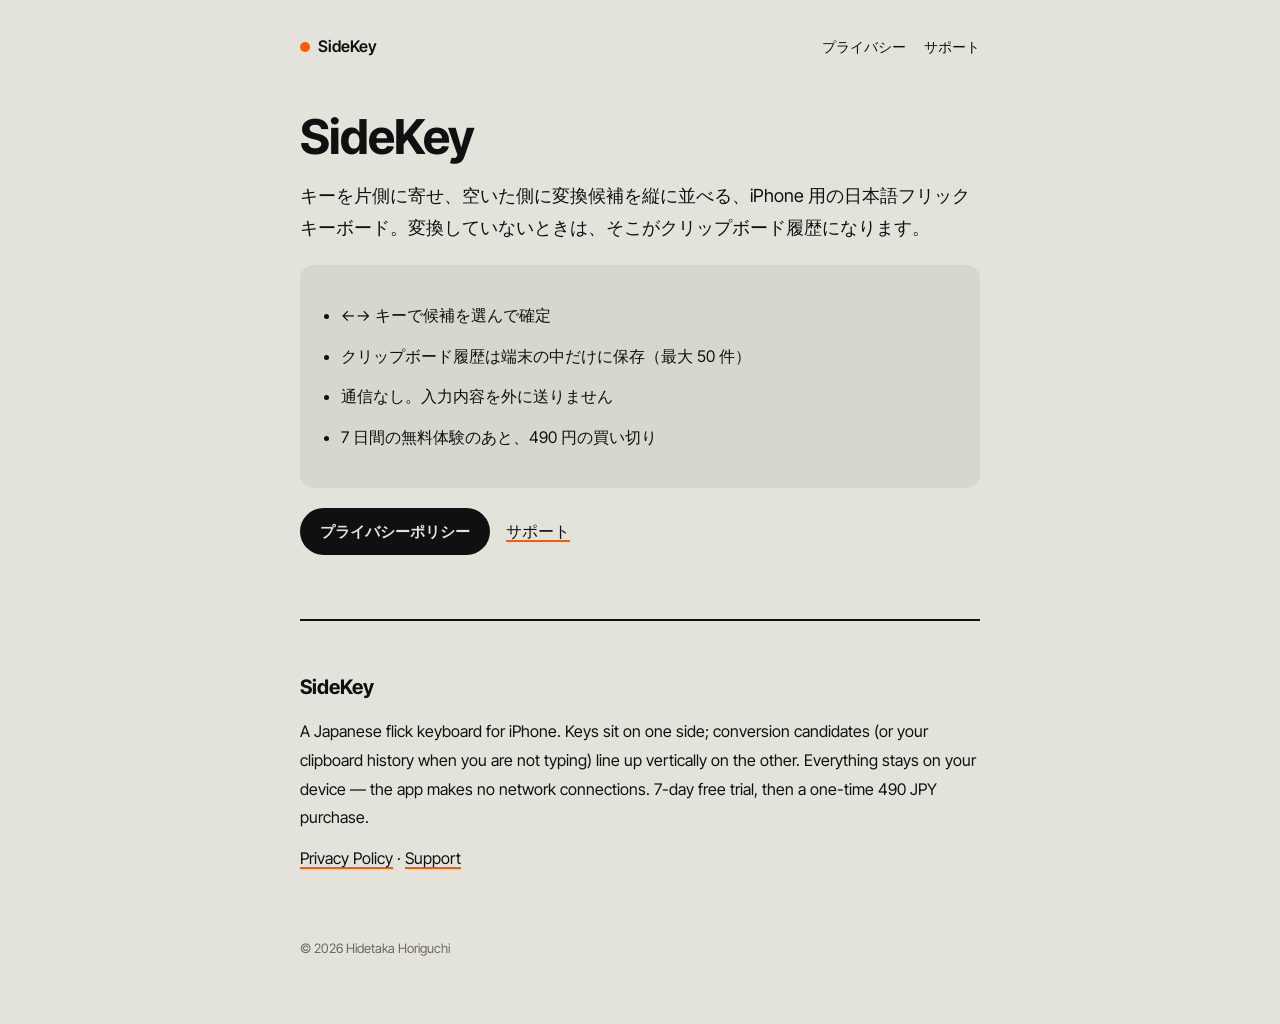
<file: index.html>
<!doctype html>
<html lang="ja">
<head>
<meta charset="utf-8">
<meta name="viewport" content="width=device-width,initial-scale=1">
<title>SideKey — 片側に寄せる日本語キーボード</title>
<meta name="description" content="SideKey は、変換候補とクリップボード履歴を縦に並べる iPhone 用の日本語フリックキーボードです。">
<link rel="preconnect" href="https://fonts.googleapis.com"><link rel="preconnect" href="https://fonts.gstatic.com" crossorigin>
<link href="https://fonts.googleapis.com/css2?family=Inter+Tight:wght@400;500;600;700&display=swap" rel="stylesheet">
<link rel="stylesheet" href="./style.css">
</head>
<body><div class="wrap">
<header class="site"><a class="brand" href="./">SideKey</a><nav><a href="./privacy/">プライバシー</a><a href="./support/">サポート</a></nav></header>
<h1>SideKey</h1>
<p class="lead">キーを片側に寄せ、空いた側に変換候補を縦に並べる、iPhone 用の日本語フリックキーボード。変換していないときは、そこがクリップボード履歴になります。</p>
<div class="card">
<ul>
<li>←→ キーで候補を選んで確定</li>
<li>クリップボード履歴は端末の中だけに保存（最大 50 件）</li>
<li>通信なし。入力内容を外に送りません</li>
<li>7 日間の無料体験のあと、490 円の買い切り</li>
</ul>
</div>
<p><a class="cta" href="privacy/">プライバシーポリシー</a>　<a href="support/">サポート</a></p>
<div class="en">
<h2>SideKey</h2>
<p>A Japanese flick keyboard for iPhone. Keys sit on one side; conversion candidates (or your clipboard history when you are not typing) line up vertically on the other. Everything stays on your device — the app makes no network connections. 7-day free trial, then a one-time 490 JPY purchase.</p>
<p><a href="privacy/#en">Privacy Policy</a> · <a href="support/#en">Support</a></p>
</div>
<footer>© 2026 Hidetaka Horiguchi</footer>
</div></body></html>
</file>
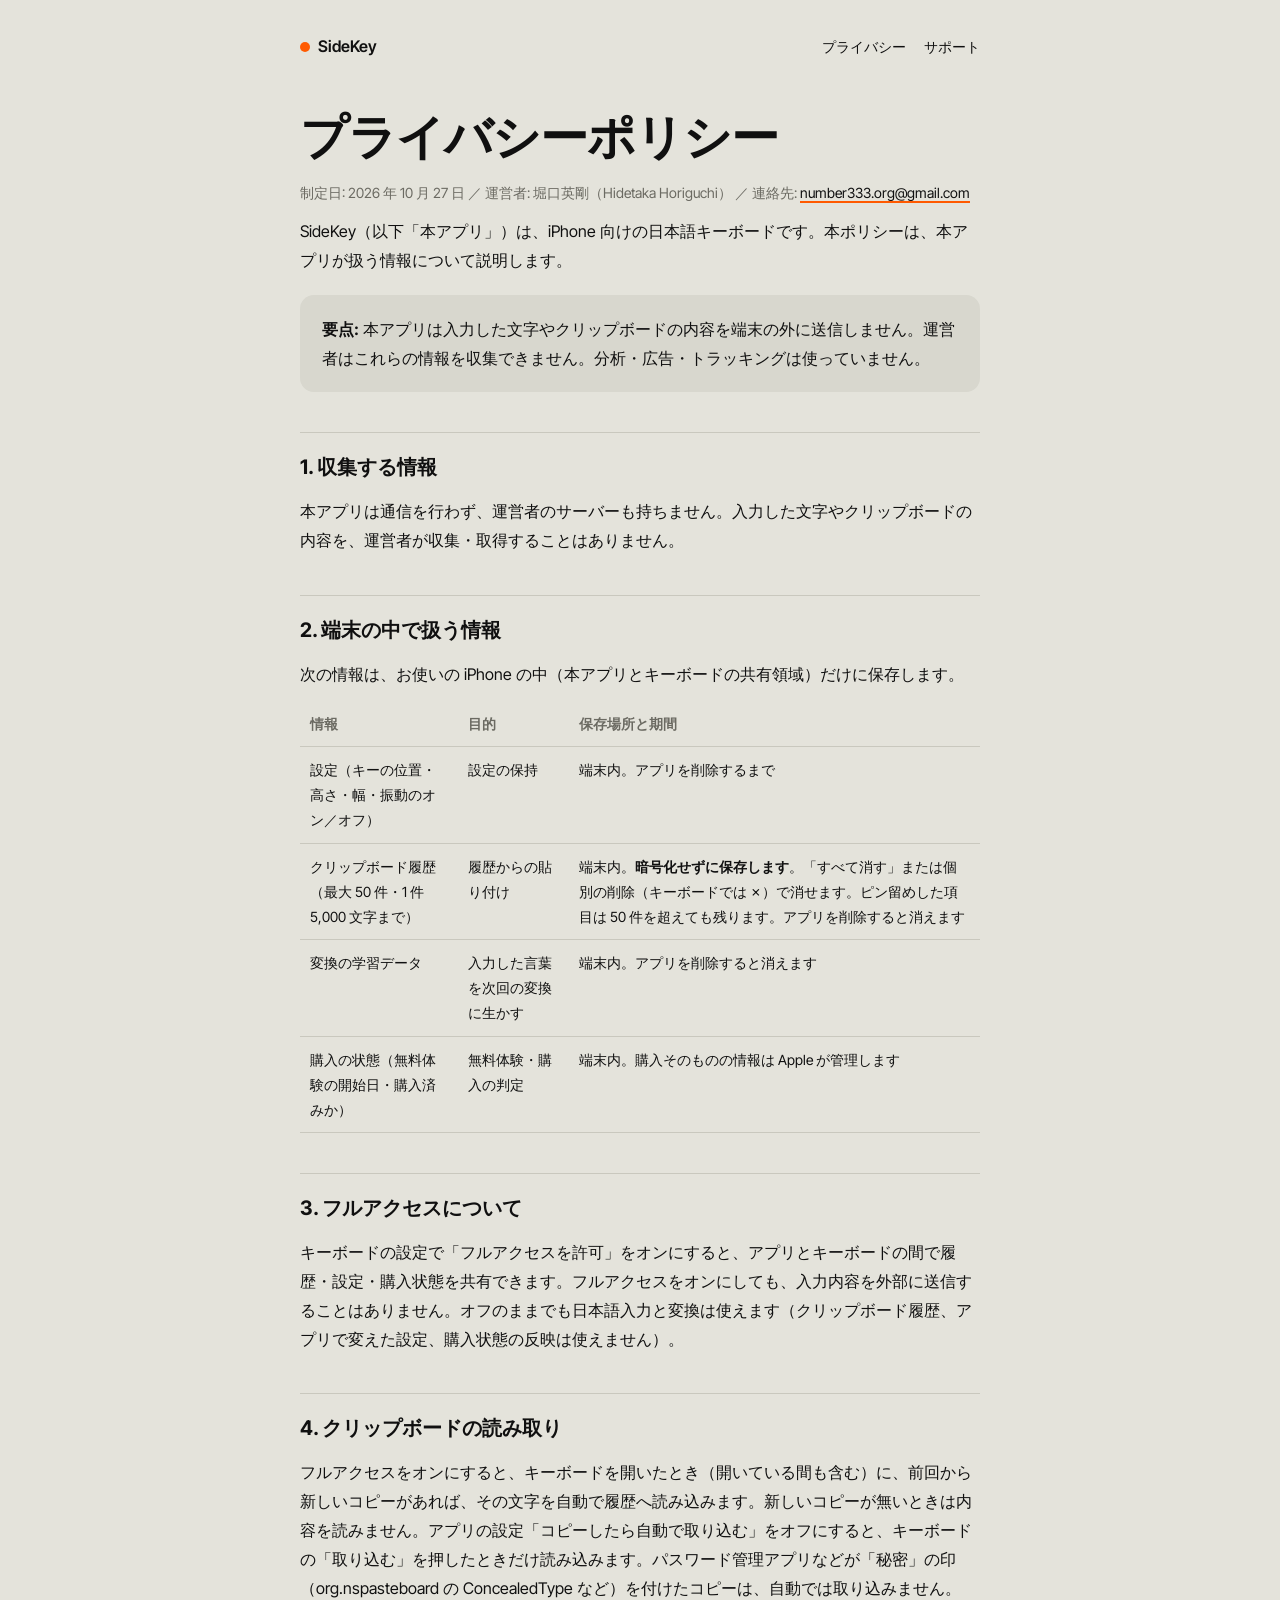
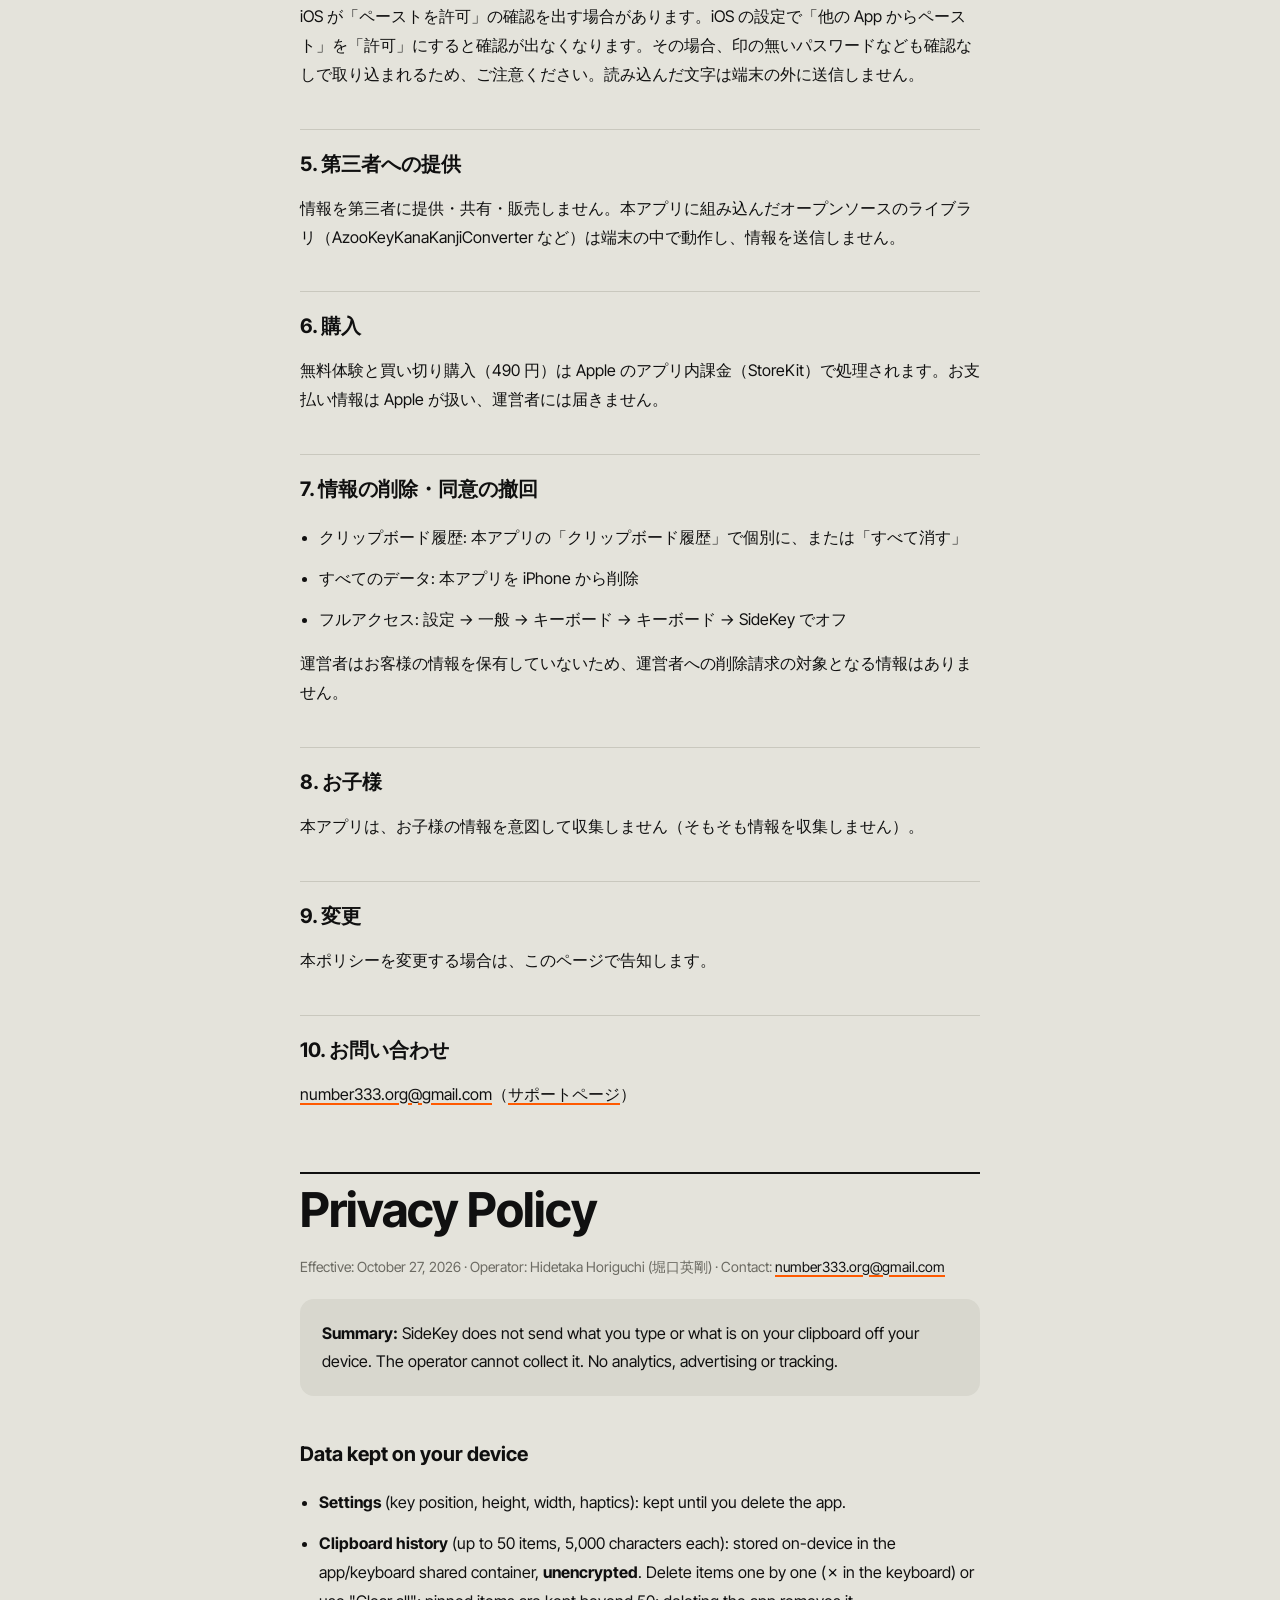
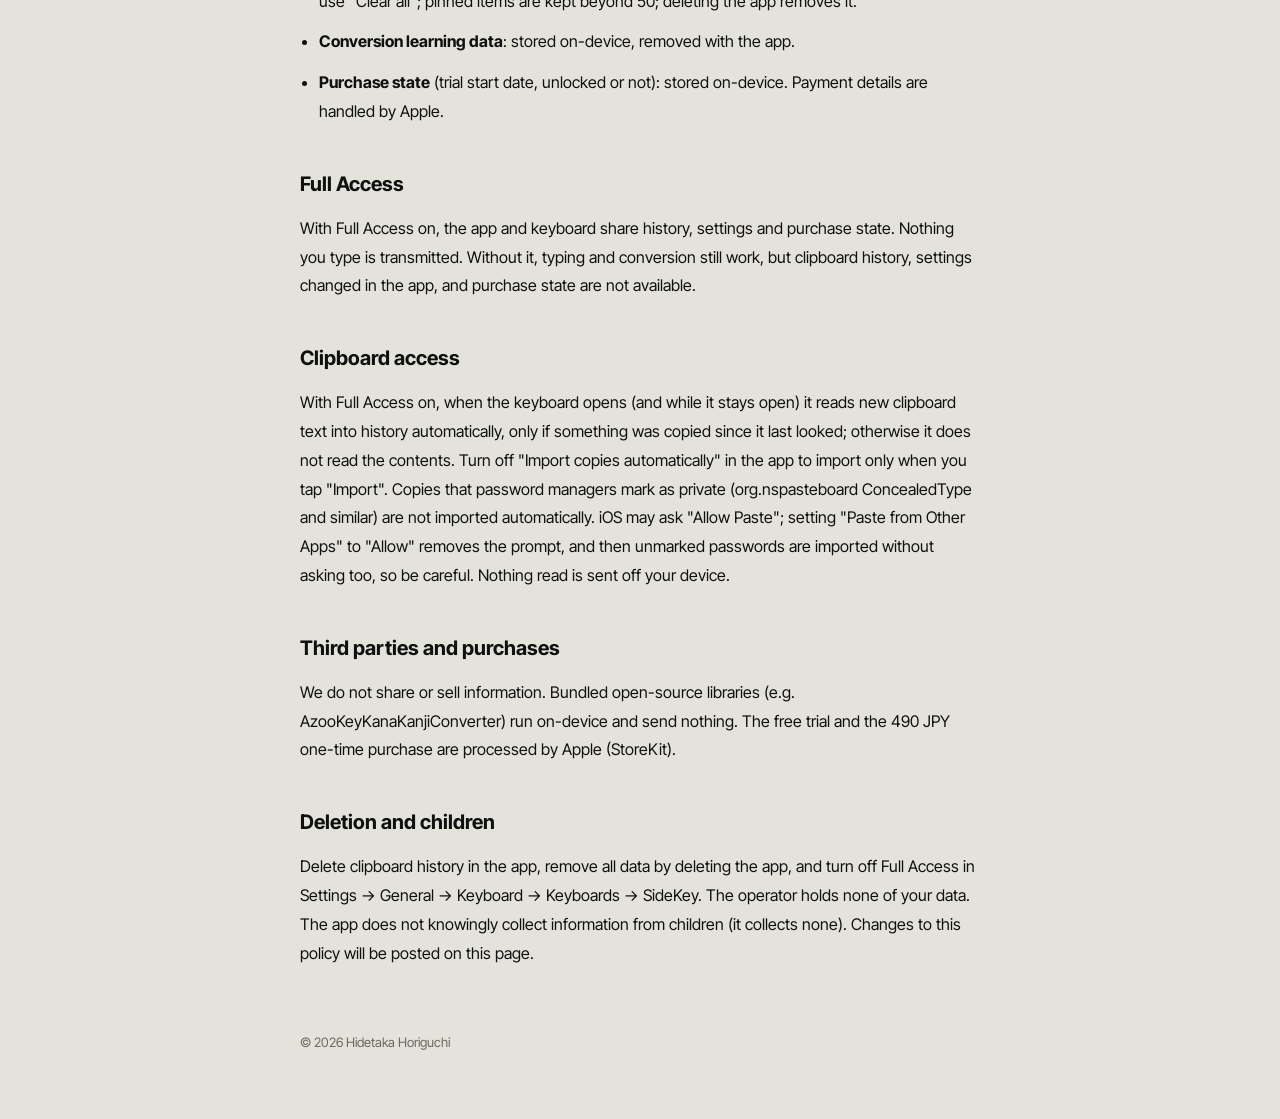
<file: privacy/index.html>
<!doctype html>
<html lang="ja">
<head>
<meta charset="utf-8">
<meta name="viewport" content="width=device-width,initial-scale=1">
<title>SideKey プライバシーポリシー</title>
<meta name="description" content="SideKey が扱う情報と、その保存場所についての説明です。">
<link rel="preconnect" href="https://fonts.googleapis.com"><link rel="preconnect" href="https://fonts.gstatic.com" crossorigin>
<link href="https://fonts.googleapis.com/css2?family=Inter+Tight:wght@400;500;600;700&display=swap" rel="stylesheet">
<link rel="stylesheet" href="../style.css">
</head>
<body><div class="wrap">
<header class="site"><a class="brand" href="../">SideKey</a><nav><a href="../privacy/">プライバシー</a><a href="../support/">サポート</a></nav></header>
<h1>プライバシーポリシー</h1>
<p class="meta">制定日: 2026 年 10 月 27 日 ／ 運営者: 堀口英剛（Hidetaka Horiguchi） ／ 連絡先: <a href="mailto:number333.org@gmail.com">number333.org@gmail.com</a></p>
<p>SideKey（以下「本アプリ」）は、iPhone 向けの日本語キーボードです。本ポリシーは、本アプリが扱う情報について説明します。</p>
<div class="card"><p><strong>要点:</strong> 本アプリは入力した文字やクリップボードの内容を端末の外に送信しません。運営者はこれらの情報を収集できません。分析・広告・トラッキングは使っていません。</p></div>

<h2>1. 収集する情報</h2>
<p>本アプリは通信を行わず、運営者のサーバーも持ちません。入力した文字やクリップボードの内容を、運営者が収集・取得することはありません。</p>

<h2>2. 端末の中で扱う情報</h2>
<p>次の情報は、お使いの iPhone の中（本アプリとキーボードの共有領域）だけに保存します。</p>
<table>
<thead><tr><th>情報</th><th>目的</th><th>保存場所と期間</th></tr></thead>
<tbody>
<tr><td>設定（キーの位置・高さ・幅・振動のオン／オフ）</td><td>設定の保持</td><td>端末内。アプリを削除するまで</td></tr>
<tr><td>クリップボード履歴（最大 50 件・1 件 5,000 文字まで）</td><td>履歴からの貼り付け</td><td>端末内。<strong>暗号化せずに保存します</strong>。「すべて消す」または個別の削除（キーボードでは ✗）で消せます。ピン留めした項目は 50 件を超えても残ります。アプリを削除すると消えます</td></tr>
<tr><td>変換の学習データ</td><td>入力した言葉を次回の変換に生かす</td><td>端末内。アプリを削除すると消えます</td></tr>
<tr><td>購入の状態（無料体験の開始日・購入済みか）</td><td>無料体験・購入の判定</td><td>端末内。購入そのものの情報は Apple が管理します</td></tr>
</tbody></table>

<h2>3. フルアクセスについて</h2>
<p>キーボードの設定で「フルアクセスを許可」をオンにすると、アプリとキーボードの間で履歴・設定・購入状態を共有できます。フルアクセスをオンにしても、入力内容を外部に送信することはありません。オフのままでも日本語入力と変換は使えます（クリップボード履歴、アプリで変えた設定、購入状態の反映は使えません）。</p>

<h2>4. クリップボードの読み取り</h2>
<p>フルアクセスをオンにすると、キーボードを開いたとき（開いている間も含む）に、前回から新しいコピーがあれば、その文字を自動で履歴へ読み込みます。新しいコピーが無いときは内容を読みません。アプリの設定「コピーしたら自動で取り込む」をオフにすると、キーボードの「取り込む」を押したときだけ読み込みます。パスワード管理アプリなどが「秘密」の印（org.nspasteboard の ConcealedType など）を付けたコピーは、自動では取り込みません。iOS が「ペーストを許可」の確認を出す場合があります。iOS の設定で「他の App からペースト」を「許可」にすると確認が出なくなります。その場合、印の無いパスワードなども確認なしで取り込まれるため、ご注意ください。読み込んだ文字は端末の外に送信しません。</p>

<h2>5. 第三者への提供</h2>
<p>情報を第三者に提供・共有・販売しません。本アプリに組み込んだオープンソースのライブラリ（AzooKeyKanaKanjiConverter など）は端末の中で動作し、情報を送信しません。</p>

<h2>6. 購入</h2>
<p>無料体験と買い切り購入（490 円）は Apple のアプリ内課金（StoreKit）で処理されます。お支払い情報は Apple が扱い、運営者には届きません。</p>

<h2>7. 情報の削除・同意の撤回</h2>
<ul>
<li>クリップボード履歴: 本アプリの「クリップボード履歴」で個別に、または「すべて消す」</li>
<li>すべてのデータ: 本アプリを iPhone から削除</li>
<li>フルアクセス: 設定 → 一般 → キーボード → キーボード → SideKey でオフ</li>
</ul>
<p>運営者はお客様の情報を保有していないため、運営者への削除請求の対象となる情報はありません。</p>

<h2>8. お子様</h2>
<p>本アプリは、お子様の情報を意図して収集しません（そもそも情報を収集しません）。</p>

<h2>9. 変更</h2>
<p>本ポリシーを変更する場合は、このページで告知します。</p>

<h2>10. お問い合わせ</h2>
<p><a href="mailto:number333.org@gmail.com">number333.org@gmail.com</a>（<a href="../support/">サポートページ</a>）</p>

<div class="en" id="en">
<h1>Privacy Policy</h1>
<p class="meta">Effective: October 27, 2026 · Operator: Hidetaka Horiguchi (堀口英剛) · Contact: <a href="mailto:number333.org@gmail.com">number333.org@gmail.com</a></p>
<div class="card"><p><strong>Summary:</strong> SideKey does not send what you type or what is on your clipboard off your device. The operator cannot collect it. No analytics, advertising or tracking.</p></div>
<h2>Data kept on your device</h2>
<ul>
<li><strong>Settings</strong> (key position, height, width, haptics): kept until you delete the app.</li>
<li><strong>Clipboard history</strong> (up to 50 items, 5,000 characters each): stored on-device in the app/keyboard shared container, <strong>unencrypted</strong>. Delete items one by one (✗ in the keyboard) or use "Clear all"; pinned items are kept beyond 50; deleting the app removes it.</li>
<li><strong>Conversion learning data</strong>: stored on-device, removed with the app.</li>
<li><strong>Purchase state</strong> (trial start date, unlocked or not): stored on-device. Payment details are handled by Apple.</li>
</ul>
<h2>Full Access</h2>
<p>With Full Access on, the app and keyboard share history, settings and purchase state. Nothing you type is transmitted. Without it, typing and conversion still work, but clipboard history, settings changed in the app, and purchase state are not available.</p>
<h2>Clipboard access</h2>
<p>With Full Access on, when the keyboard opens (and while it stays open) it reads new clipboard text into history automatically, only if something was copied since it last looked; otherwise it does not read the contents. Turn off "Import copies automatically" in the app to import only when you tap "Import". Copies that password managers mark as private (org.nspasteboard ConcealedType and similar) are not imported automatically. iOS may ask "Allow Paste"; setting "Paste from Other Apps" to "Allow" removes the prompt, and then unmarked passwords are imported without asking too, so be careful. Nothing read is sent off your device.</p>
<h2>Third parties and purchases</h2>
<p>We do not share or sell information. Bundled open-source libraries (e.g. AzooKeyKanaKanjiConverter) run on-device and send nothing. The free trial and the 490 JPY one-time purchase are processed by Apple (StoreKit).</p>
<h2>Deletion and children</h2>
<p>Delete clipboard history in the app, remove all data by deleting the app, and turn off Full Access in Settings → General → Keyboard → Keyboards → SideKey. The operator holds none of your data. The app does not knowingly collect information from children (it collects none). Changes to this policy will be posted on this page.</p>
</div>
<footer>© 2026 Hidetaka Horiguchi</footer>
</div></body></html>
</file>
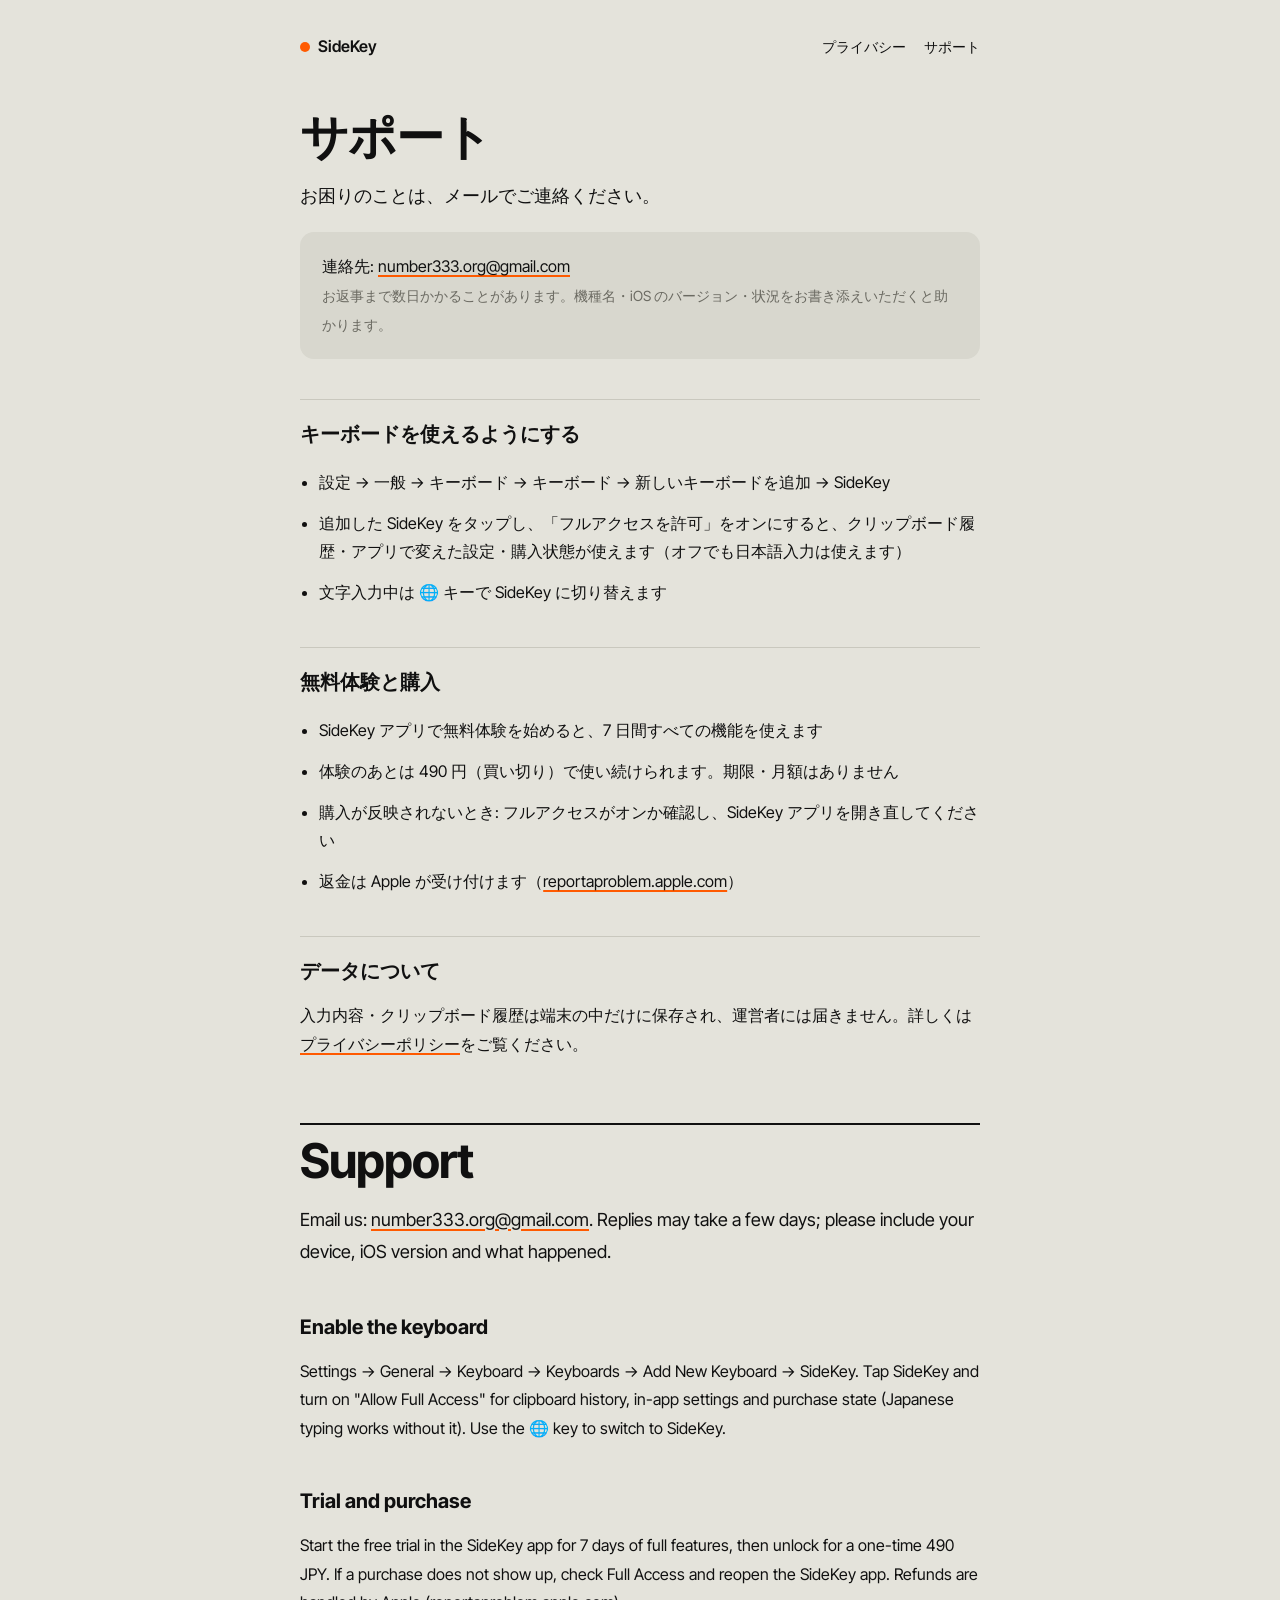
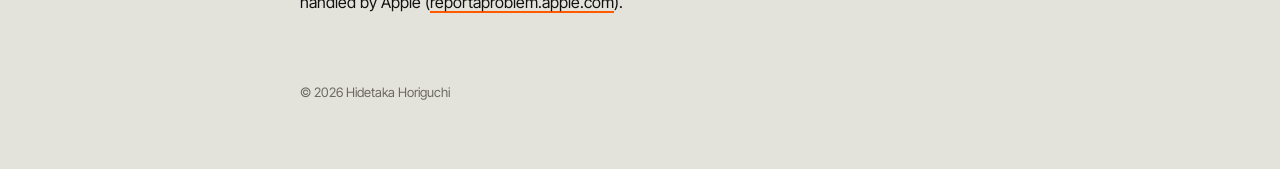
<file: support/index.html>
<!doctype html>
<html lang="ja">
<head>
<meta charset="utf-8">
<meta name="viewport" content="width=device-width,initial-scale=1">
<title>SideKey サポート</title>
<meta name="description" content="SideKey の使い方とお問い合わせ先です。">
<link rel="preconnect" href="https://fonts.googleapis.com"><link rel="preconnect" href="https://fonts.gstatic.com" crossorigin>
<link href="https://fonts.googleapis.com/css2?family=Inter+Tight:wght@400;500;600;700&display=swap" rel="stylesheet">
<link rel="stylesheet" href="../style.css">
</head>
<body><div class="wrap">
<header class="site"><a class="brand" href="../">SideKey</a><nav><a href="../privacy/">プライバシー</a><a href="../support/">サポート</a></nav></header>
<h1>サポート</h1>
<p class="lead">お困りのことは、メールでご連絡ください。</p>
<div class="card"><p>連絡先: <a href="mailto:number333.org@gmail.com">number333.org@gmail.com</a><br><span class="meta">お返事まで数日かかることがあります。機種名・iOS のバージョン・状況をお書き添えいただくと助かります。</span></p></div>

<h2>キーボードを使えるようにする</h2>
<ul>
<li>設定 → 一般 → キーボード → キーボード → 新しいキーボードを追加 → SideKey</li>
<li>追加した SideKey をタップし、「フルアクセスを許可」をオンにすると、クリップボード履歴・アプリで変えた設定・購入状態が使えます（オフでも日本語入力は使えます）</li>
<li>文字入力中は 🌐 キーで SideKey に切り替えます</li>
</ul>

<h2>無料体験と購入</h2>
<ul>
<li>SideKey アプリで無料体験を始めると、7 日間すべての機能を使えます</li>
<li>体験のあとは 490 円（買い切り）で使い続けられます。期限・月額はありません</li>
<li>購入が反映されないとき: フルアクセスがオンか確認し、SideKey アプリを開き直してください</li>
<li>返金は Apple が受け付けます（<a href="https://reportaproblem.apple.com/">reportaproblem.apple.com</a>）</li>
</ul>

<h2>データについて</h2>
<p>入力内容・クリップボード履歴は端末の中だけに保存され、運営者には届きません。詳しくは<a href="../privacy/">プライバシーポリシー</a>をご覧ください。</p>

<div class="en" id="en">
<h1>Support</h1>
<p class="lead">Email us: <a href="mailto:number333.org@gmail.com">number333.org@gmail.com</a>. Replies may take a few days; please include your device, iOS version and what happened.</p>
<h2>Enable the keyboard</h2>
<p>Settings → General → Keyboard → Keyboards → Add New Keyboard → SideKey. Tap SideKey and turn on "Allow Full Access" for clipboard history, in-app settings and purchase state (Japanese typing works without it). Use the 🌐 key to switch to SideKey.</p>
<h2>Trial and purchase</h2>
<p>Start the free trial in the SideKey app for 7 days of full features, then unlock for a one-time 490 JPY. If a purchase does not show up, check Full Access and reopen the SideKey app. Refunds are handled by Apple (<a href="https://reportaproblem.apple.com/">reportaproblem.apple.com</a>).</p>
</div>
<footer>© 2026 Hidetaka Horiguchi</footer>
</div></body></html>
</file>
<file: style.css>
:root{--bg:#E4E3DB;--card:#D8D7CE;--ink:#101010;--muted:#6B6A62;--line:#C9C8BE;--accent:#FF5A00}
*{box-sizing:border-box}
html{-webkit-text-size-adjust:100%}
body{margin:0;background:var(--bg);color:var(--ink);font-family:"Inter Tight","Hiragino Sans","Hiragino Kaku Gothic ProN","Noto Sans JP",system-ui,sans-serif;line-height:1.8;font-size:16px}
.wrap{max-width:720px;margin:0 auto;padding:32px 20px 64px}
header.site{display:flex;justify-content:space-between;align-items:center;margin-bottom:48px;font-weight:600}
header.site a{color:var(--ink);text-decoration:none}
header.site .brand::before{content:"";display:inline-block;width:10px;height:10px;border-radius:50%;background:var(--accent);margin-right:8px}
header.site nav{display:flex;gap:18px;font-size:14px;font-weight:500}
h1{font-size:clamp(32px,7vw,48px);line-height:1.15;letter-spacing:-.02em;margin:0 0 16px}
h2{font-size:20px;margin:40px 0 12px;padding-top:16px;border-top:1px solid var(--line)}
h3{font-size:15px;margin:24px 0 4px;color:var(--muted)}
p,li{margin:0 0 12px}
ul{padding-left:1.2em}
a{color:var(--ink);text-decoration-color:var(--accent);text-underline-offset:3px;text-decoration-thickness:2px}
.lead{font-size:18px;color:var(--ink)}
.meta{color:var(--muted);font-size:14px}
.card{background:var(--card);border-radius:14px;padding:20px 22px;margin:20px 0}
.card p:last-child{margin:0}
.cta{display:inline-block;background:var(--ink);color:var(--bg);padding:10px 20px;border-radius:999px;text-decoration:none;font-weight:600;font-size:15px}
.cta:hover{background:var(--accent)}
table{width:100%;border-collapse:collapse;font-size:14px;margin:12px 0 20px}
th,td{text-align:left;vertical-align:top;padding:10px 10px;border-bottom:1px solid var(--line)}
th{color:var(--muted);font-weight:600}
.en{margin-top:64px;padding-top:8px;border-top:2px solid var(--ink)}
.en h2{border:0;padding-top:0}
footer{margin-top:64px;color:var(--muted);font-size:13px}
@media(max-width:560px){.wrap{padding:20px 16px 48px}table,thead,tbody,tr,th,td{display:block}thead{display:none}td{border:0;padding:2px 0}tr{border-bottom:1px solid var(--line);padding:10px 0}}
</file>
